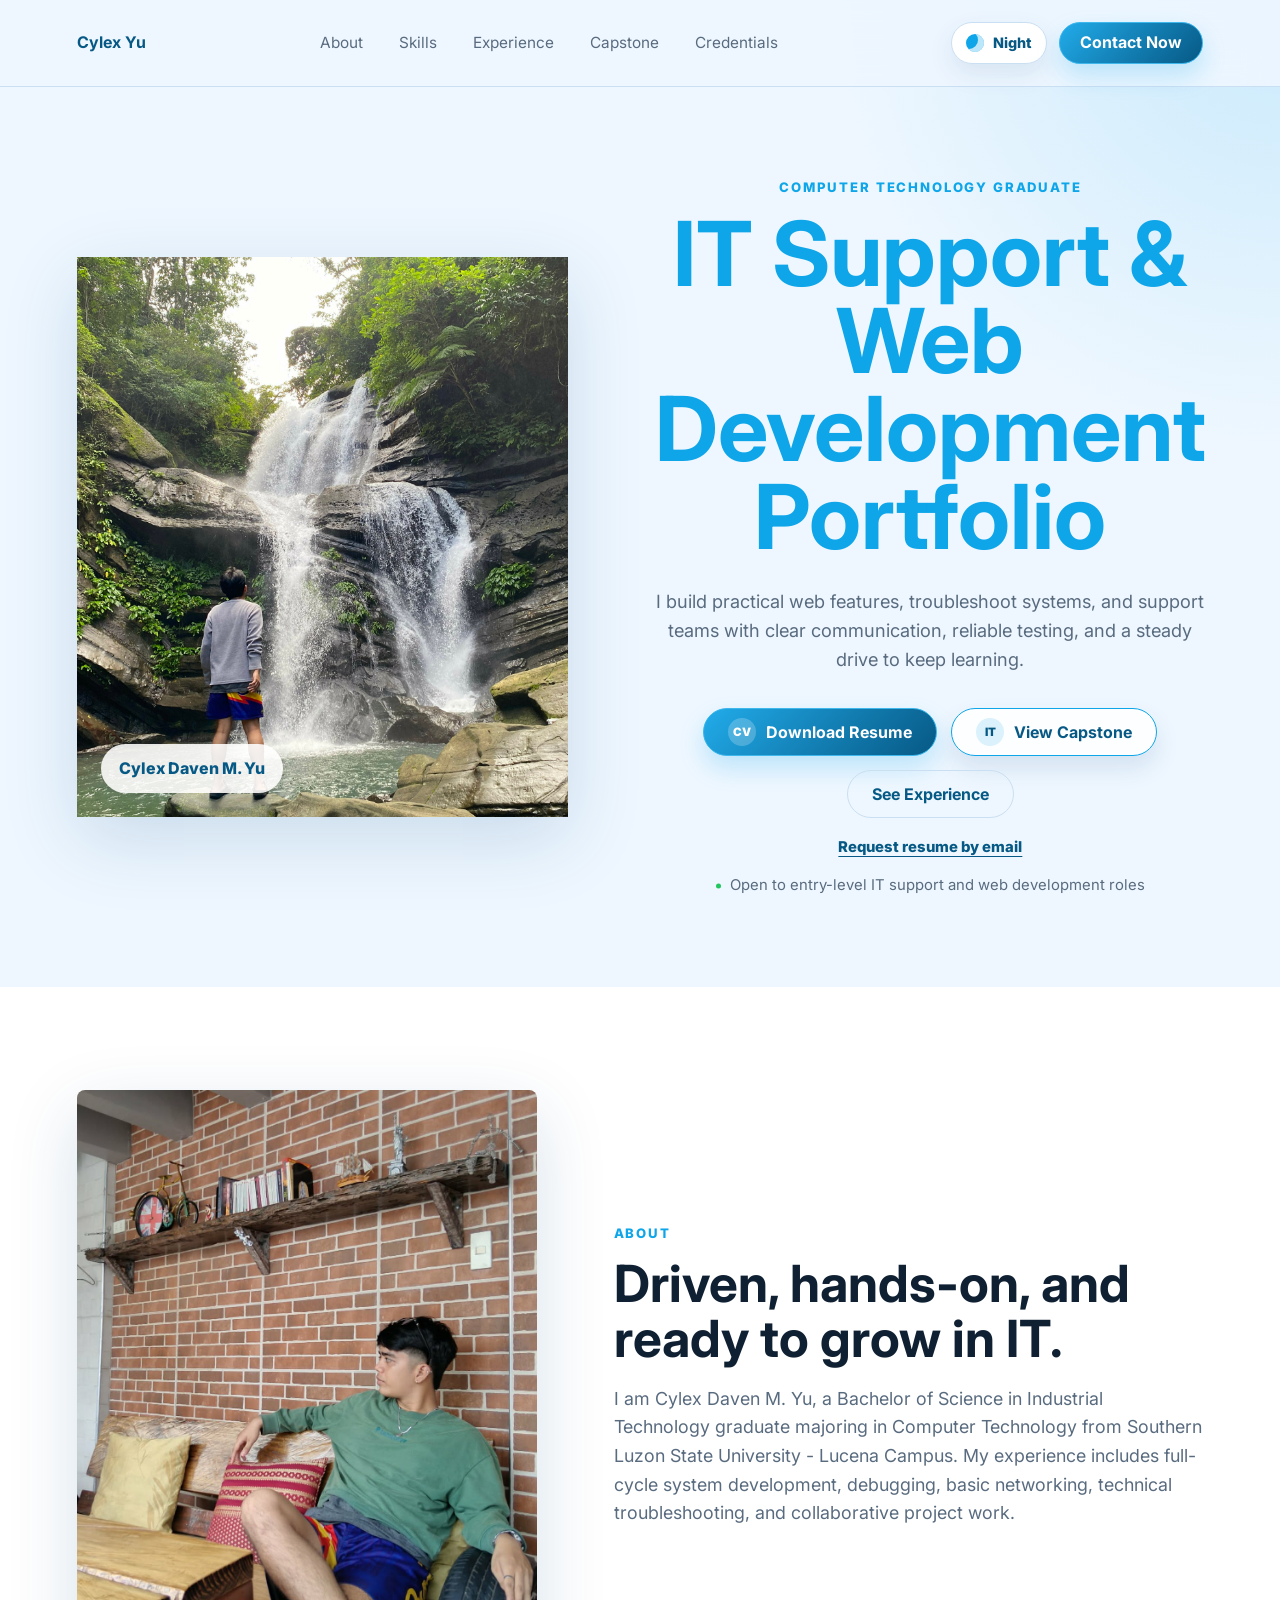
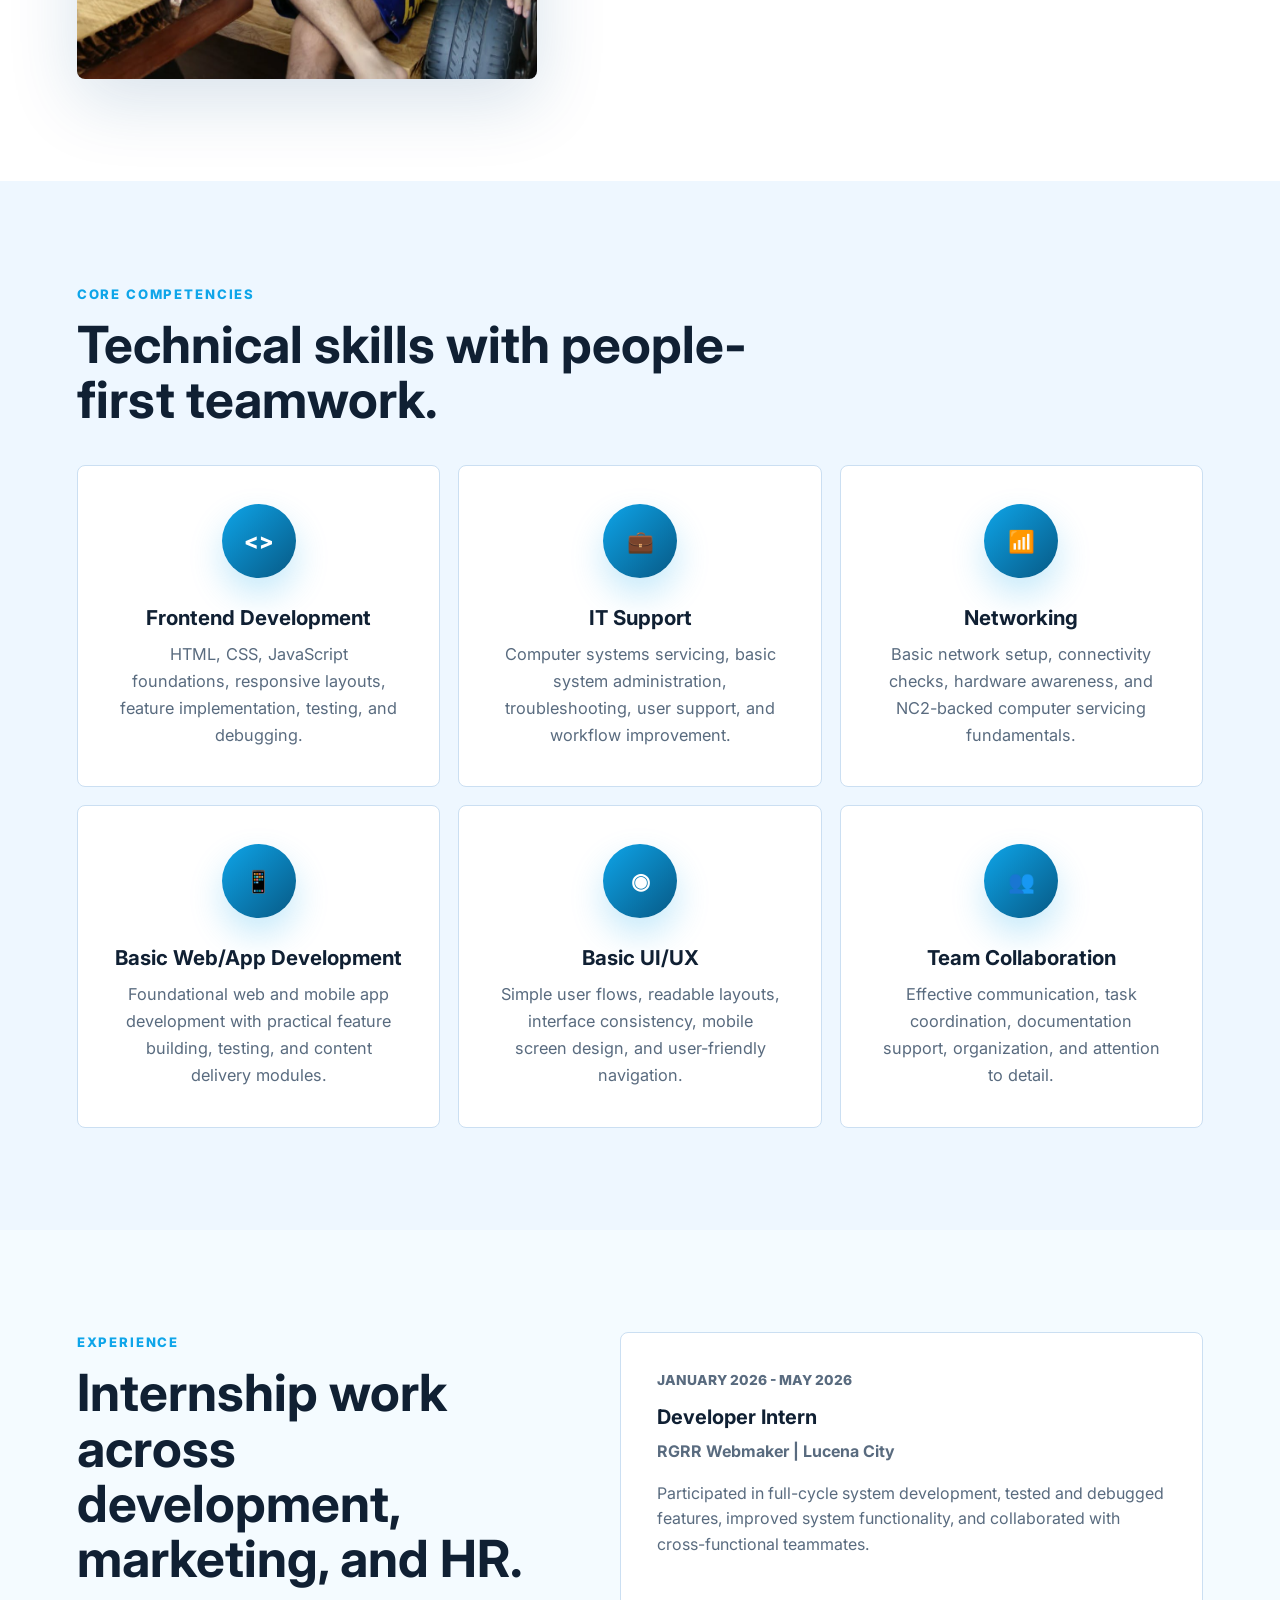
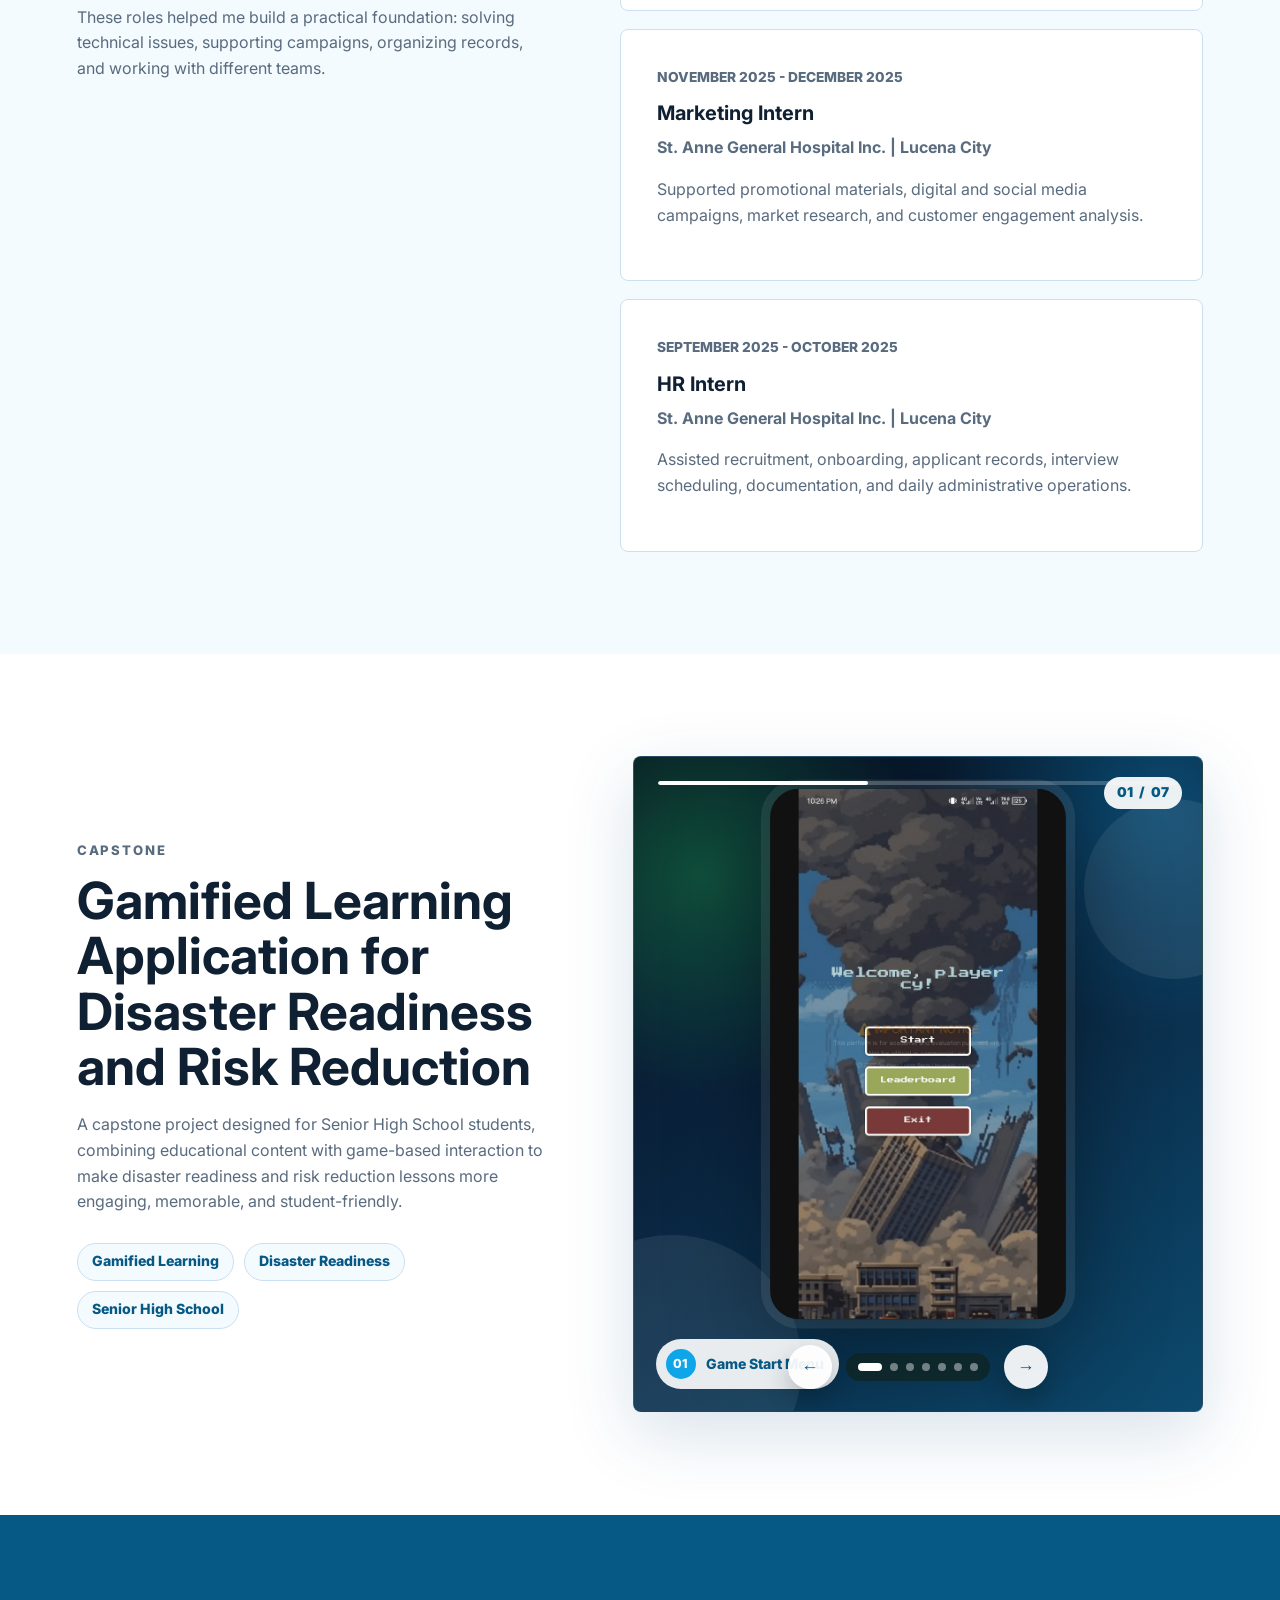
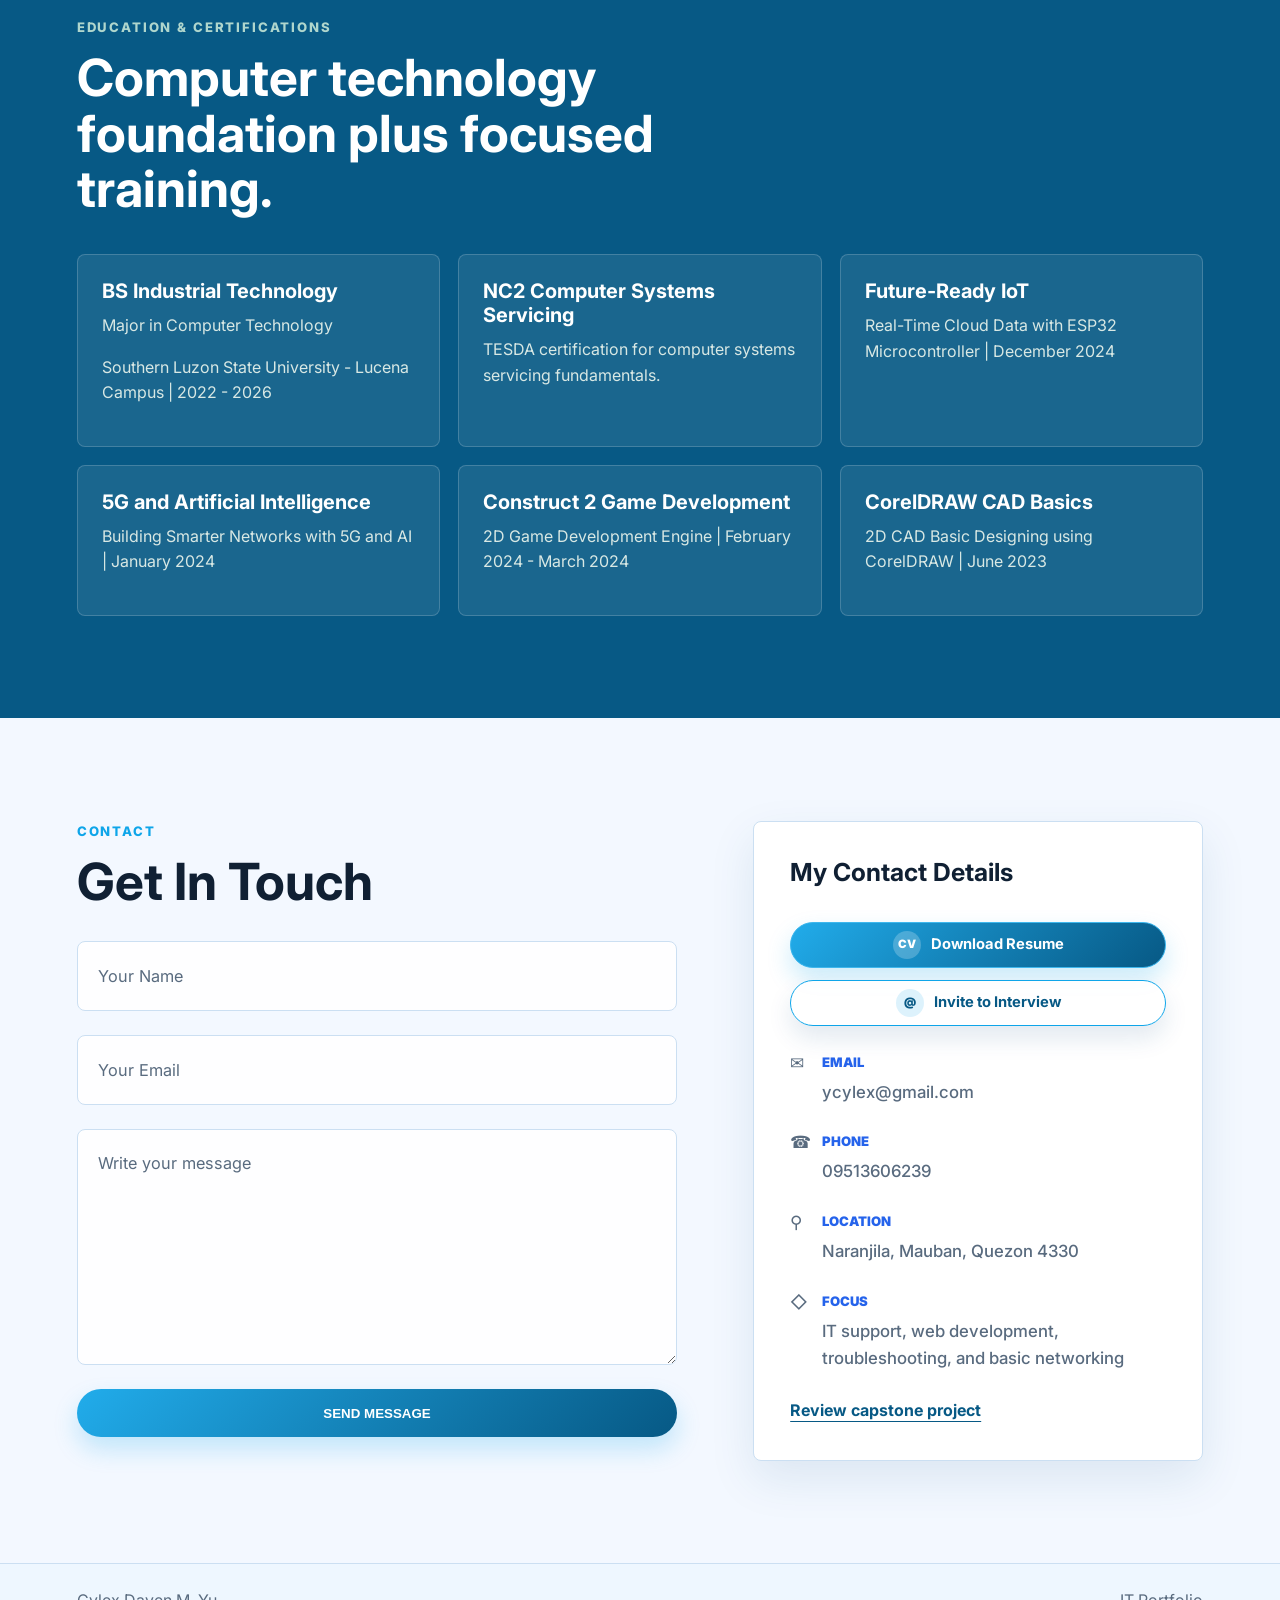
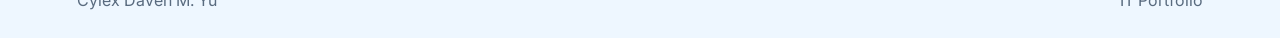
<file: index.html>
<!DOCTYPE html>
<html lang="en">
  <head>
    <meta charset="UTF-8" />
    <meta name="viewport" content="width=device-width, initial-scale=1.0" />
    <title>Cylex Daven M. Yu | IT Portfolio</title>
    <meta
      name="description"
      content="Portfolio of Cylex Daven M. Yu, Computer Technology graduate focused on web development, technical support, troubleshooting, and system development."
    />
    <link rel="preconnect" href="https://fonts.googleapis.com" />
    <link rel="preconnect" href="https://fonts.gstatic.com" crossorigin />
    <link
      href="https://fonts.googleapis.com/css2?family=Inter:wght@400;500;600;700;800&display=swap"
      rel="stylesheet"
    />
    <link rel="stylesheet" href="styles.css" />
  </head>
  <body>
    <header class="site-header">
      <a class="brand" href="#home">Cylex Yu</a>
      <nav class="main-nav" aria-label="Primary navigation">
        <a href="#about">About</a>
        <a href="#skills">Skills</a>
        <a href="#experience">Experience</a>
        <a href="#capstone">Capstone</a>
        <a href="#certifications">Credentials</a>
      </nav>
      <div class="header-actions">
        <button class="theme-toggle" type="button" data-theme-toggle aria-label="Switch to night mode">
          <span class="theme-toggle-icon" aria-hidden="true"></span>
          <span data-theme-label>Night</span>
        </button>
        <a class="button button-small" href="#contact">Contact Now</a>
      </div>
    </header>

    <main>
      <section class="hero" id="home">
        <div class="hero-media" aria-label="Portfolio photo">
          <img src="assets/profile.jpg" alt="Cylex Daven M. Yu" />
          <div class="photo-label">Cylex Daven M. Yu</div>
        </div>
        <div class="hero-copy">
          <p class="eyebrow">Computer Technology Graduate</p>
          <h1>IT Support & Web Development Portfolio</h1>
          <p class="hero-subtitle">
            I build practical web features, troubleshoot systems, and support teams with clear communication,
            reliable testing, and a steady drive to keep learning.
          </p>
          <div class="hero-actions">
            <a class="button" href="Cylex_Daven_Yu_Resume.pdf" download>
              <span class="button-icon" aria-hidden="true">CV</span>
              Download Resume
            </a>
            <a class="button button-outline" href="#capstone">
              <span class="button-icon" aria-hidden="true">IT</span>
              View Capstone
            </a>
            <a class="button button-ghost" href="#experience">See Experience</a>
          </div>
          <div class="employer-kit" aria-label="Employer quick links">
            <a href="mailto:ycylex@gmail.com?subject=Requesting%20Cylex%20Yu%27s%20Resume">
              Request resume by email
            </a>
            <span>Open to entry-level IT support and web development roles</span>
          </div>
        </div>
      </section>

      <section class="intro-band" id="about">
        <div class="about-photo">
          <img src="assets/about-photo.jpg" alt="Cylex Daven M. Yu seated in a workspace" />
        </div>
        <div class="about-copy">
          <p class="section-kicker">About</p>
          <h2>Driven, hands-on, and ready to grow in IT.</h2>
          <p>
            I am Cylex Daven M. Yu, a Bachelor of Science in Industrial Technology graduate majoring in
            Computer Technology from Southern Luzon State University - Lucena Campus. My experience includes
            full-cycle system development, debugging, basic networking, technical troubleshooting, and
            collaborative project work.
          </p>
        </div>
      </section>

      <section class="section" id="skills">
        <div class="section-heading">
          <p class="section-kicker">Core Competencies</p>
          <h2>Technical skills with people-first teamwork.</h2>
        </div>
        <div class="skill-grid">
          <article class="skill-card">
            <span class="skill-icon" aria-hidden="true">&lt;&gt;</span>
            <h3>Frontend Development</h3>
            <p>HTML, CSS, JavaScript foundations, responsive layouts, feature implementation, testing, and debugging.</p>
          </article>
          <article class="skill-card">
            <span class="skill-icon" aria-hidden="true">&#128188;</span>
            <h3>IT Support</h3>
            <p>Computer systems servicing, basic system administration, troubleshooting, user support, and workflow improvement.</p>
          </article>
          <article class="skill-card">
            <span class="skill-icon" aria-hidden="true">&#128246;</span>
            <h3>Networking</h3>
            <p>Basic network setup, connectivity checks, hardware awareness, and NC2-backed computer servicing fundamentals.</p>
          </article>
          <article class="skill-card">
            <span class="skill-icon" aria-hidden="true">&#128241;</span>
            <h3>Basic Web/App Development</h3>
            <p>Foundational web and mobile app development with practical feature building, testing, and content delivery modules.</p>
          </article>
          <article class="skill-card">
            <span class="skill-icon" aria-hidden="true">&#9673;</span>
            <h3>Basic UI/UX</h3>
            <p>Simple user flows, readable layouts, interface consistency, mobile screen design, and user-friendly navigation.</p>
          </article>
          <article class="skill-card">
            <span class="skill-icon" aria-hidden="true">&#128101;</span>
            <h3>Team Collaboration</h3>
            <p>Effective communication, task coordination, documentation support, organization, and attention to detail.</p>
          </article>
        </div>
      </section>

      <section class="section split-section" id="experience">
        <div class="section-heading sticky-heading">
          <p class="section-kicker">Experience</p>
          <h2>Internship work across development, marketing, and HR.</h2>
          <p>
            These roles helped me build a practical foundation: solving technical issues, supporting campaigns,
            organizing records, and working with different teams.
          </p>
        </div>
        <div class="timeline">
          <article class="timeline-item">
            <p class="date">January 2026 - May 2026</p>
            <h3>Developer Intern</h3>
            <p class="company">RGRR Webmaker | Lucena City</p>
            <p>
              Participated in full-cycle system development, tested and debugged features, improved system
              functionality, and collaborated with cross-functional teammates.
            </p>
          </article>
          <article class="timeline-item">
            <p class="date">November 2025 - December 2025</p>
            <h3>Marketing Intern</h3>
            <p class="company">St. Anne General Hospital Inc. | Lucena City</p>
            <p>
              Supported promotional materials, digital and social media campaigns, market research, and customer
              engagement analysis.
            </p>
          </article>
          <article class="timeline-item">
            <p class="date">September 2025 - October 2025</p>
            <h3>HR Intern</h3>
            <p class="company">St. Anne General Hospital Inc. | Lucena City</p>
            <p>
              Assisted recruitment, onboarding, applicant records, interview scheduling, documentation, and daily
              administrative operations.
            </p>
          </article>
        </div>
      </section>

      <section class="section capstone-section" id="capstone">
        <div class="capstone-copy">
          <p class="section-kicker">Capstone</p>
          <h2>Gamified Learning Application for Disaster Readiness and Risk Reduction</h2>
          <p>
            A capstone project designed for Senior High School students, combining educational content with
            game-based interaction to make disaster readiness and risk reduction lessons more engaging,
            memorable, and student-friendly.
          </p>
          <div class="project-tags" aria-label="Project focus">
            <span>Gamified Learning</span>
            <span>Disaster Readiness</span>
            <span>Senior High School</span>
          </div>
        </div>
        <div class="capstone-carousel" aria-label="Capstone screenshots carousel" data-carousel>
          <div class="carousel-frame">
            <div class="carousel-track">
              <figure class="carousel-slide is-active">
                <img src="assets/capstone-7.jpg" alt="Game start screen" />
                <figcaption>
                  <span>01</span>
                  Game Start Menu
                </figcaption>
              </figure>
              <figure class="carousel-slide">
                <img src="assets/capstone-1.jpg" alt="Character selection screen" />
                <figcaption>
                  <span>02</span>
                  Character Selection
                </figcaption>
              </figure>
              <figure class="carousel-slide">
                <img src="assets/capstone-2.jpg" alt="Disaster readiness dashboard" />
                <figcaption>
                  <span>03</span>
                  Disaster Readiness Dashboard
                </figcaption>
              </figure>
              <figure class="carousel-slide">
                <img src="assets/capstone-4.jpg" alt="Learning modules screen" />
                <figcaption>
                  <span>04</span>
                  Learning Modules
                </figcaption>
              </figure>
              <figure class="carousel-slide">
                <img src="assets/capstone-3.jpg" alt="Emergency hotline screen" />
                <figcaption>
                  <span>05</span>
                  Emergency Hotlines
                </figcaption>
              </figure>
              <figure class="carousel-slide">
                <img src="assets/capstone-5.jpg" alt="Scene selection screen" />
                <figcaption>
                  <span>06</span>
                  Scene Selection
                </figcaption>
              </figure>
              <figure class="carousel-slide">
                <img src="assets/capstone-6.jpg" alt="Minigames screen" />
                <figcaption>
                  <span>07</span>
                  Minigames
                </figcaption>
              </figure>
            </div>
          </div>
          <div class="carousel-progress" aria-hidden="true">
            <span data-carousel-progress></span>
          </div>
          <div class="carousel-controls">
            <button class="carousel-button" type="button" data-carousel-prev aria-label="Previous screenshot">
              &#8592;
            </button>
            <div class="carousel-dots" aria-label="Select screenshot"></div>
            <button class="carousel-button" type="button" data-carousel-next aria-label="Next screenshot">
              &#8594;
            </button>
          </div>
          <div class="carousel-status" aria-live="polite">
            <span data-carousel-current>01</span>
            <span>/</span>
            <span data-carousel-total>07</span>
          </div>
        </div>
      </section>

      <section class="section credentials" id="certifications">
        <div class="section-heading">
          <p class="section-kicker">Education & Certifications</p>
          <h2>Computer technology foundation plus focused training.</h2>
        </div>
        <div class="credential-grid">
          <article>
            <h3>BS Industrial Technology</h3>
            <p>Major in Computer Technology</p>
            <p>Southern Luzon State University - Lucena Campus | 2022 - 2026</p>
          </article>
          <article>
            <h3>NC2 Computer Systems Servicing</h3>
            <p>TESDA certification for computer systems servicing fundamentals.</p>
          </article>
          <article>
            <h3>Future-Ready IoT</h3>
            <p>Real-Time Cloud Data with ESP32 Microcontroller | December 2024</p>
          </article>
          <article>
            <h3>5G and Artificial Intelligence</h3>
            <p>Building Smarter Networks with 5G and AI | January 2024</p>
          </article>
          <article>
            <h3>Construct 2 Game Development</h3>
            <p>2D Game Development Engine | February 2024 - March 2024</p>
          </article>
          <article>
            <h3>CorelDRAW CAD Basics</h3>
            <p>2D CAD Basic Designing using CorelDRAW | June 2023</p>
          </article>
        </div>
      </section>

      <section class="contact-section" id="contact">
        <div class="contact-form-wrap">
          <p class="section-kicker">Contact</p>
          <h2>Get In Touch</h2>
          <form class="contact-form" data-contact-form>
            <label>
              <span>Your Name</span>
              <input type="text" name="name" placeholder="Your Name" required />
            </label>
            <label>
              <span>Your Email</span>
              <input type="email" name="email" placeholder="Your Email" required />
            </label>
            <label>
              <span>Write your message</span>
              <textarea name="message" placeholder="Write your message" required></textarea>
            </label>
            <button class="button contact-submit" type="submit">Send Message</button>
          </form>
        </div>
        <div class="contact-panel" aria-label="My contact details">
          <h3>My Contact Details</h3>
          <div class="employer-actions" aria-label="Employer actions">
            <a class="button" href="Cylex_Daven_Yu_Resume.pdf" download>
              <span class="button-icon" aria-hidden="true">CV</span>
              Download Resume
            </a>
            <a
              class="button button-outline"
              href="mailto:ycylex@gmail.com?subject=Interview%20Invitation%20for%20Cylex%20Yu"
            >
              <span class="button-icon" aria-hidden="true">@</span>
              Invite to Interview
            </a>
          </div>
          <article class="contact-detail">
            <span class="detail-icon" aria-hidden="true">&#9993;</span>
            <div>
              <strong>Email</strong>
              <a href="mailto:ycylex@gmail.com">ycylex@gmail.com</a>
            </div>
          </article>
          <article class="contact-detail">
            <span class="detail-icon" aria-hidden="true">&#9742;</span>
            <div>
              <strong>Phone</strong>
              <a href="tel:09513606239">09513606239</a>
            </div>
          </article>
          <article class="contact-detail">
            <span class="detail-icon" aria-hidden="true">&#9906;</span>
            <div>
              <strong>Location</strong>
              <span>Naranjila, Mauban, Quezon 4330</span>
            </div>
          </article>
          <article class="contact-detail">
            <span class="detail-icon" aria-hidden="true">&#9671;</span>
            <div>
              <strong>Focus</strong>
              <span>IT support, web development, troubleshooting, and basic networking</span>
            </div>
          </article>
          <a class="text-link" href="#capstone">Review capstone project</a>
        </div>
      </section>
    </main>

    <footer>
      <span>Cylex Daven M. Yu</span>
      <span>IT Portfolio</span>
    </footer>

    <script src="script.js"></script>
  </body>
</html>
</file>
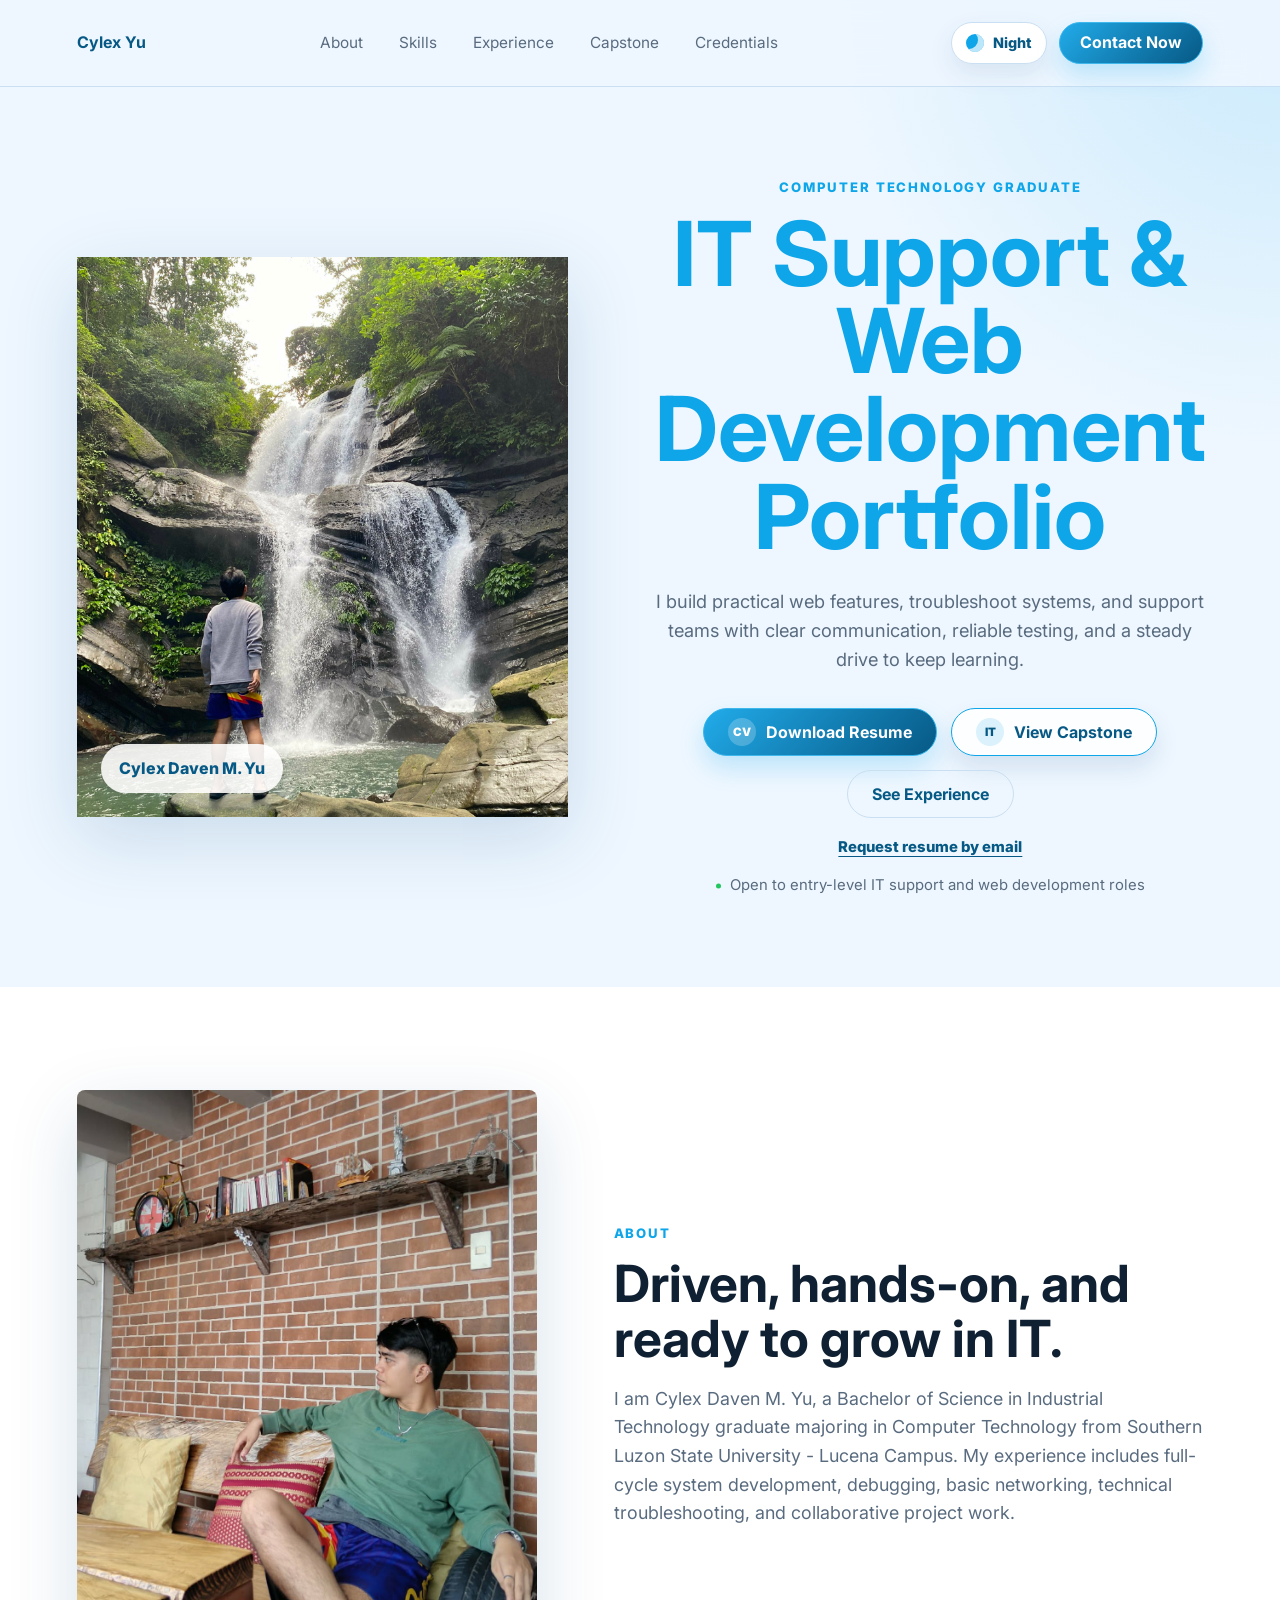
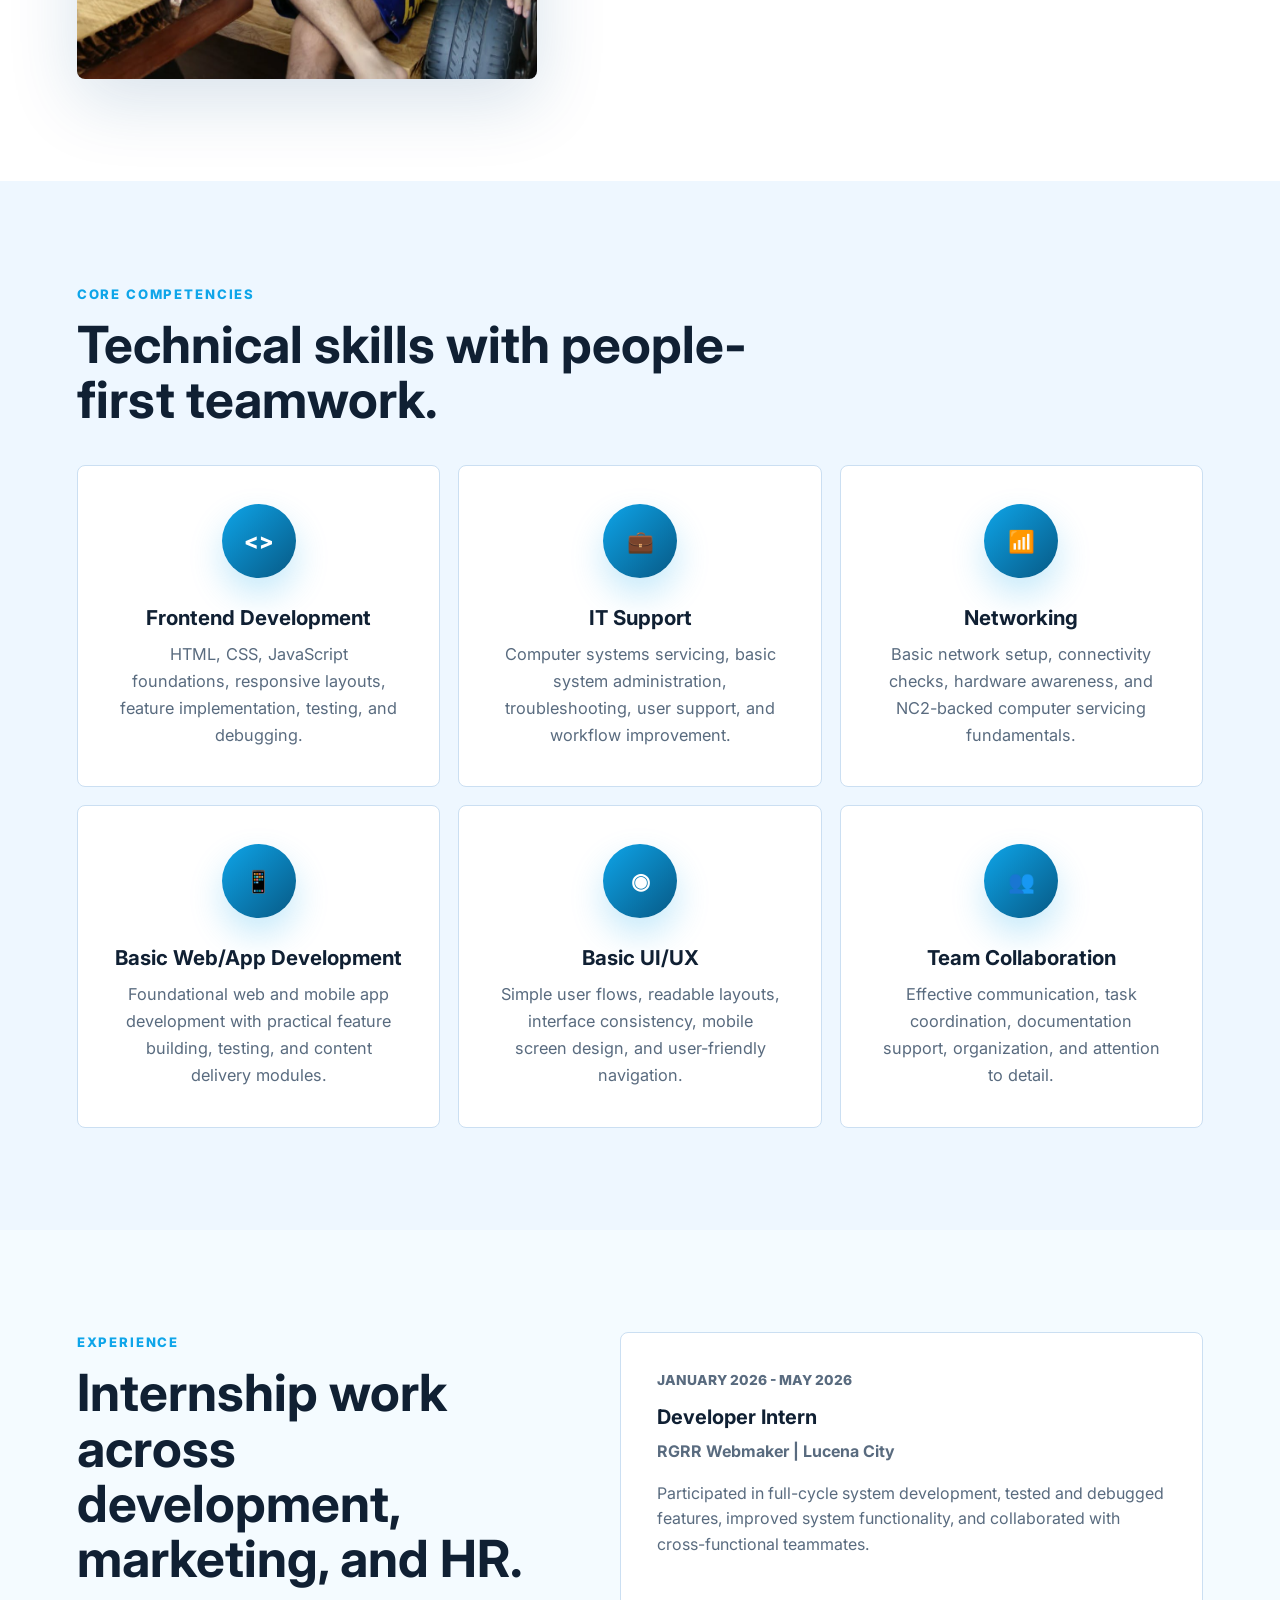
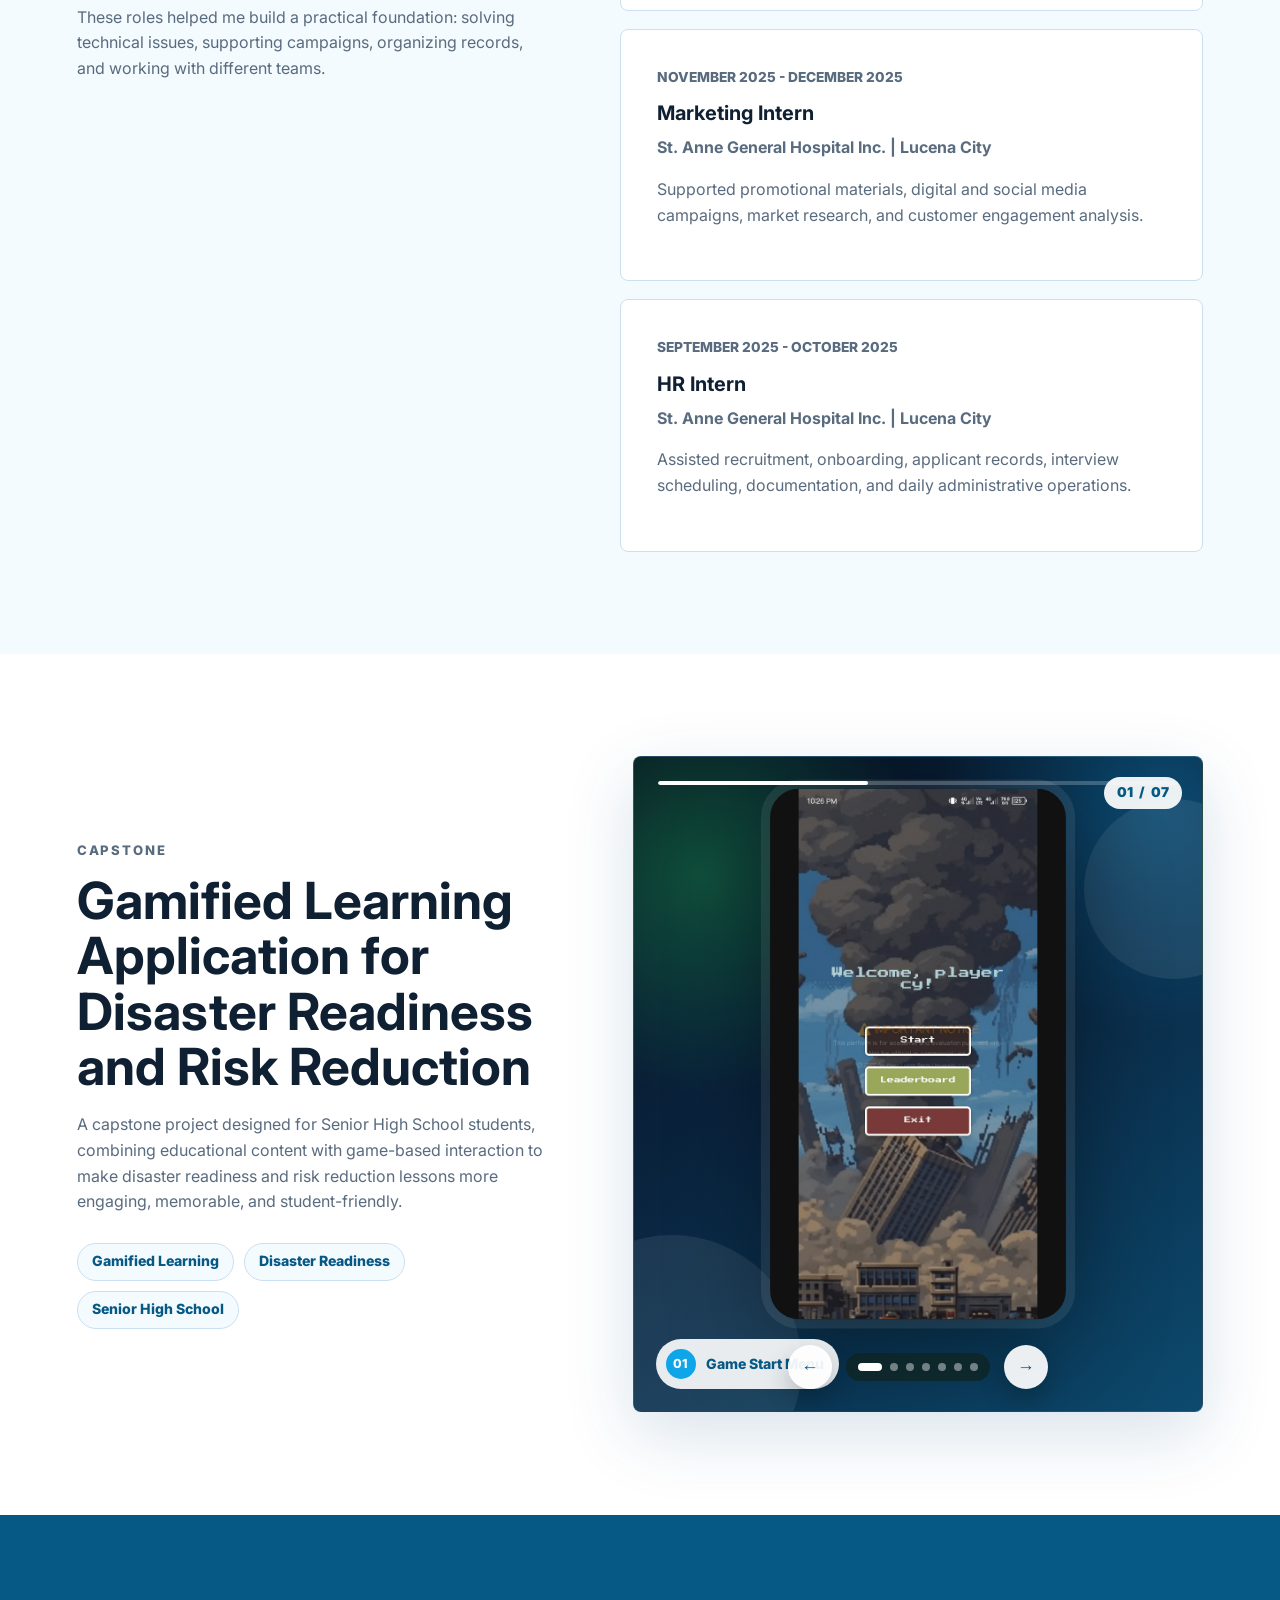
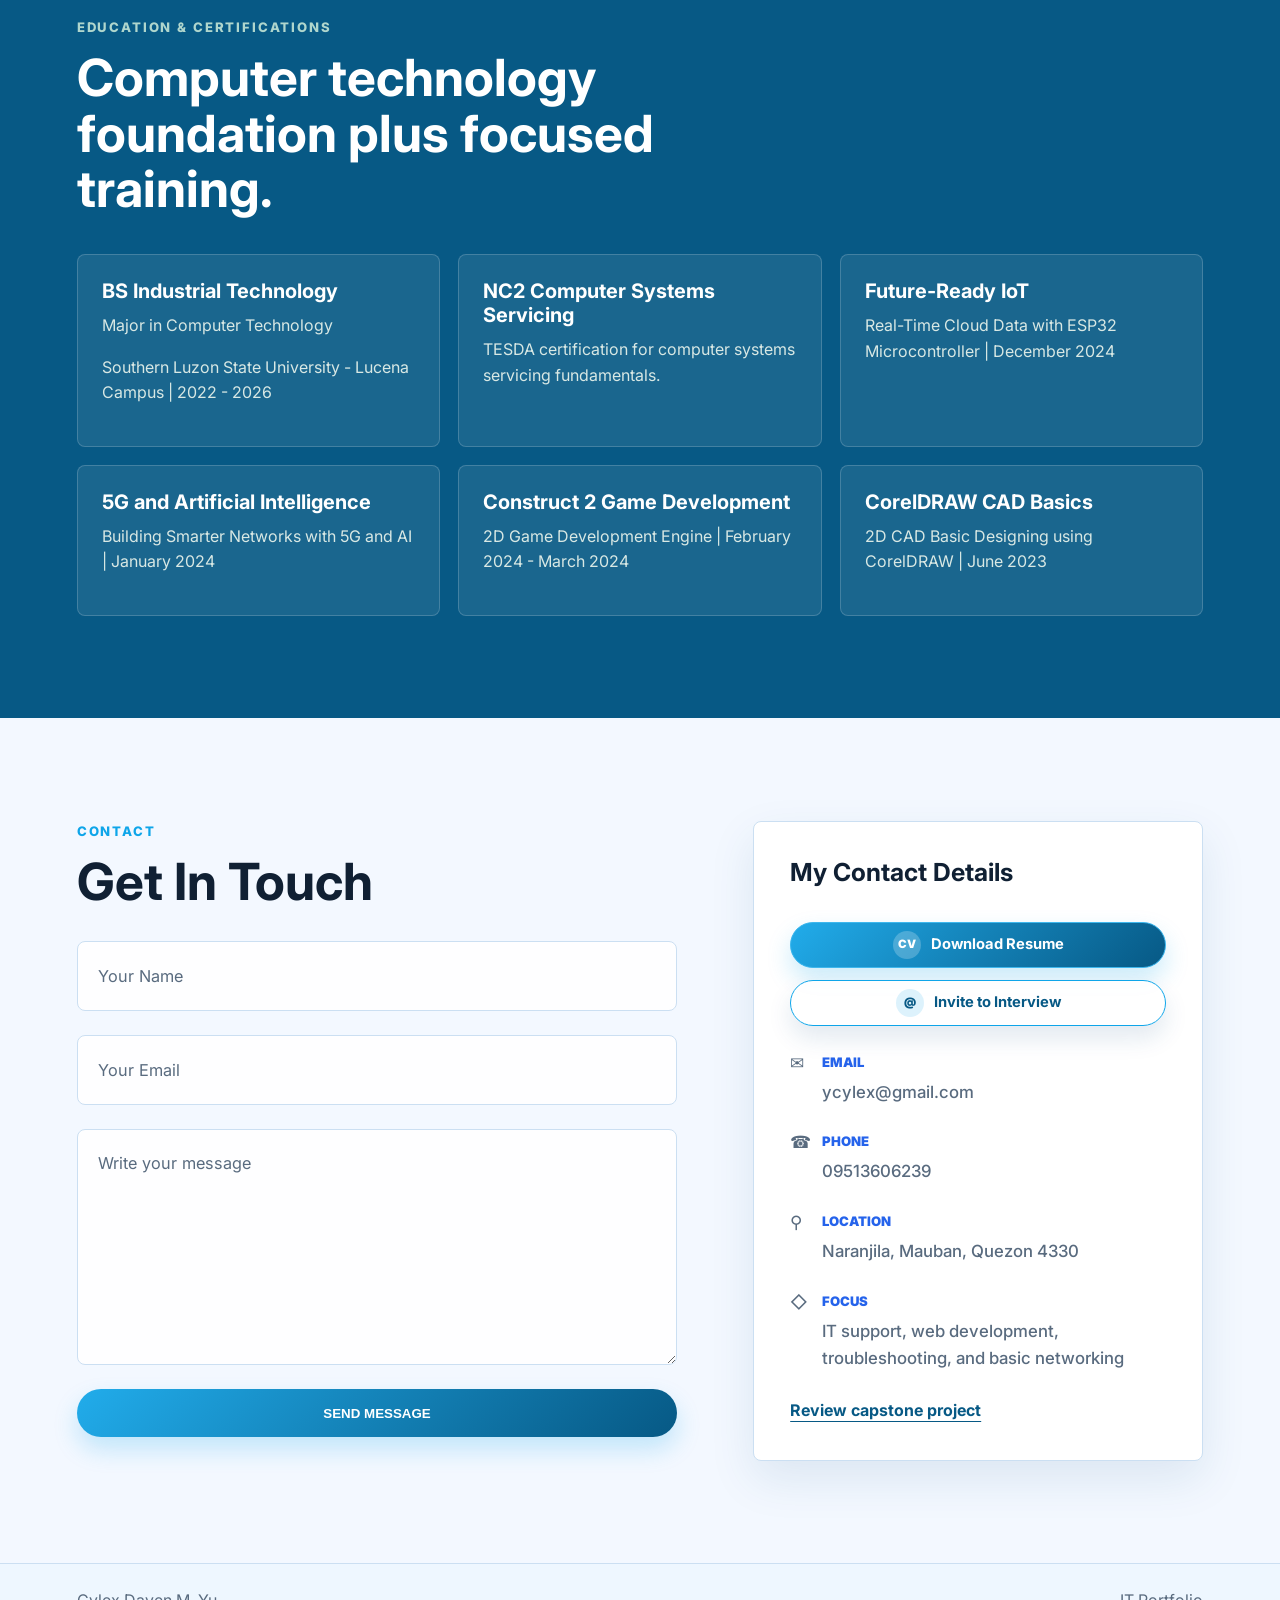
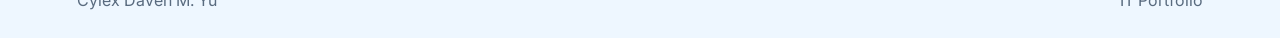
<file: cylexportfolio/index.html>
<!DOCTYPE html>
<html lang="en">
  <head>
    <meta charset="UTF-8" />
    <meta name="viewport" content="width=device-width, initial-scale=1.0" />
    <base href="../" />
    <title>Cylex Daven M. Yu | IT Portfolio</title>
    <meta
      name="description"
      content="Portfolio of Cylex Daven M. Yu, Computer Technology graduate focused on web development, technical support, troubleshooting, and system development."
    />
    <link rel="preconnect" href="https://fonts.googleapis.com" />
    <link rel="preconnect" href="https://fonts.gstatic.com" crossorigin />
    <link
      href="https://fonts.googleapis.com/css2?family=Inter:wght@400;500;600;700;800&display=swap"
      rel="stylesheet"
    />
    <link rel="stylesheet" href="styles.css" />
  </head>
  <body>
    <header class="site-header">
      <a class="brand" href="#home">Cylex Yu</a>
      <nav class="main-nav" aria-label="Primary navigation">
        <a href="#about">About</a>
        <a href="#skills">Skills</a>
        <a href="#experience">Experience</a>
        <a href="#capstone">Capstone</a>
        <a href="#certifications">Credentials</a>
      </nav>
      <div class="header-actions">
        <button class="theme-toggle" type="button" data-theme-toggle aria-label="Switch to night mode">
          <span class="theme-toggle-icon" aria-hidden="true"></span>
          <span data-theme-label>Night</span>
        </button>
        <a class="button button-small" href="#contact">Contact Now</a>
      </div>
    </header>

    <main>
      <section class="hero" id="home">
        <div class="hero-media" aria-label="Portfolio photo">
          <img src="assets/profile.jpg" alt="Cylex Daven M. Yu" />
          <div class="photo-label">Cylex Daven M. Yu</div>
        </div>
        <div class="hero-copy">
          <p class="eyebrow">Computer Technology Graduate</p>
          <h1>IT Support & Web Development Portfolio</h1>
          <p class="hero-subtitle">
            I build practical web features, troubleshoot systems, and support teams with clear communication,
            reliable testing, and a steady drive to keep learning.
          </p>
          <div class="hero-actions">
            <a class="button" href="Cylex_Daven_Yu_Resume.pdf" download>
              <span class="button-icon" aria-hidden="true">CV</span>
              Download Resume
            </a>
            <a class="button button-outline" href="#capstone">
              <span class="button-icon" aria-hidden="true">IT</span>
              View Capstone
            </a>
            <a class="button button-ghost" href="#experience">See Experience</a>
          </div>
          <div class="employer-kit" aria-label="Employer quick links">
            <a href="mailto:ycylex@gmail.com?subject=Requesting%20Cylex%20Yu%27s%20Resume">
              Request resume by email
            </a>
            <span>Open to entry-level IT support and web development roles</span>
          </div>
        </div>
      </section>

      <section class="intro-band" id="about">
        <div class="about-photo">
          <img src="assets/about-photo.jpg" alt="Cylex Daven M. Yu seated in a workspace" />
        </div>
        <div class="about-copy">
          <p class="section-kicker">About</p>
          <h2>Driven, hands-on, and ready to grow in IT.</h2>
          <p>
            I am Cylex Daven M. Yu, a Bachelor of Science in Industrial Technology graduate majoring in
            Computer Technology from Southern Luzon State University - Lucena Campus. My experience includes
            full-cycle system development, debugging, basic networking, technical troubleshooting, and
            collaborative project work.
          </p>
        </div>
      </section>

      <section class="section" id="skills">
        <div class="section-heading">
          <p class="section-kicker">Core Competencies</p>
          <h2>Technical skills with people-first teamwork.</h2>
        </div>
        <div class="skill-grid">
          <article class="skill-card">
            <span class="skill-icon" aria-hidden="true">&lt;&gt;</span>
            <h3>Frontend Development</h3>
            <p>HTML, CSS, JavaScript foundations, responsive layouts, feature implementation, testing, and debugging.</p>
          </article>
          <article class="skill-card">
            <span class="skill-icon" aria-hidden="true">&#128188;</span>
            <h3>IT Support</h3>
            <p>Computer systems servicing, basic system administration, troubleshooting, user support, and workflow improvement.</p>
          </article>
          <article class="skill-card">
            <span class="skill-icon" aria-hidden="true">&#128246;</span>
            <h3>Networking</h3>
            <p>Basic network setup, connectivity checks, hardware awareness, and NC2-backed computer servicing fundamentals.</p>
          </article>
          <article class="skill-card">
            <span class="skill-icon" aria-hidden="true">&#128241;</span>
            <h3>Basic Web/App Development</h3>
            <p>Foundational web and mobile app development with practical feature building, testing, and content delivery modules.</p>
          </article>
          <article class="skill-card">
            <span class="skill-icon" aria-hidden="true">&#9673;</span>
            <h3>Basic UI/UX</h3>
            <p>Simple user flows, readable layouts, interface consistency, mobile screen design, and user-friendly navigation.</p>
          </article>
          <article class="skill-card">
            <span class="skill-icon" aria-hidden="true">&#128101;</span>
            <h3>Team Collaboration</h3>
            <p>Effective communication, task coordination, documentation support, organization, and attention to detail.</p>
          </article>
        </div>
      </section>

      <section class="section split-section" id="experience">
        <div class="section-heading sticky-heading">
          <p class="section-kicker">Experience</p>
          <h2>Internship work across development, marketing, and HR.</h2>
          <p>
            These roles helped me build a practical foundation: solving technical issues, supporting campaigns,
            organizing records, and working with different teams.
          </p>
        </div>
        <div class="timeline">
          <article class="timeline-item">
            <p class="date">January 2026 - May 2026</p>
            <h3>Developer Intern</h3>
            <p class="company">RGRR Webmaker | Lucena City</p>
            <p>
              Participated in full-cycle system development, tested and debugged features, improved system
              functionality, and collaborated with cross-functional teammates.
            </p>
          </article>
          <article class="timeline-item">
            <p class="date">November 2025 - December 2025</p>
            <h3>Marketing Intern</h3>
            <p class="company">St. Anne General Hospital Inc. | Lucena City</p>
            <p>
              Supported promotional materials, digital and social media campaigns, market research, and customer
              engagement analysis.
            </p>
          </article>
          <article class="timeline-item">
            <p class="date">September 2025 - October 2025</p>
            <h3>HR Intern</h3>
            <p class="company">St. Anne General Hospital Inc. | Lucena City</p>
            <p>
              Assisted recruitment, onboarding, applicant records, interview scheduling, documentation, and daily
              administrative operations.
            </p>
          </article>
        </div>
      </section>

      <section class="section capstone-section" id="capstone">
        <div class="capstone-copy">
          <p class="section-kicker">Capstone</p>
          <h2>Gamified Learning Application for Disaster Readiness and Risk Reduction</h2>
          <p>
            A capstone project designed for Senior High School students, combining educational content with
            game-based interaction to make disaster readiness and risk reduction lessons more engaging,
            memorable, and student-friendly.
          </p>
          <div class="project-tags" aria-label="Project focus">
            <span>Gamified Learning</span>
            <span>Disaster Readiness</span>
            <span>Senior High School</span>
          </div>
        </div>
        <div class="capstone-carousel" aria-label="Capstone screenshots carousel" data-carousel>
          <div class="carousel-frame">
            <div class="carousel-track">
              <figure class="carousel-slide is-active">
                <img src="assets/capstone-7.jpg" alt="Game start screen" />
                <figcaption>
                  <span>01</span>
                  Game Start Menu
                </figcaption>
              </figure>
              <figure class="carousel-slide">
                <img src="assets/capstone-1.jpg" alt="Character selection screen" />
                <figcaption>
                  <span>02</span>
                  Character Selection
                </figcaption>
              </figure>
              <figure class="carousel-slide">
                <img src="assets/capstone-2.jpg" alt="Disaster readiness dashboard" />
                <figcaption>
                  <span>03</span>
                  Disaster Readiness Dashboard
                </figcaption>
              </figure>
              <figure class="carousel-slide">
                <img src="assets/capstone-4.jpg" alt="Learning modules screen" />
                <figcaption>
                  <span>04</span>
                  Learning Modules
                </figcaption>
              </figure>
              <figure class="carousel-slide">
                <img src="assets/capstone-3.jpg" alt="Emergency hotline screen" />
                <figcaption>
                  <span>05</span>
                  Emergency Hotlines
                </figcaption>
              </figure>
              <figure class="carousel-slide">
                <img src="assets/capstone-5.jpg" alt="Scene selection screen" />
                <figcaption>
                  <span>06</span>
                  Scene Selection
                </figcaption>
              </figure>
              <figure class="carousel-slide">
                <img src="assets/capstone-6.jpg" alt="Minigames screen" />
                <figcaption>
                  <span>07</span>
                  Minigames
                </figcaption>
              </figure>
            </div>
          </div>
          <div class="carousel-progress" aria-hidden="true">
            <span data-carousel-progress></span>
          </div>
          <div class="carousel-controls">
            <button class="carousel-button" type="button" data-carousel-prev aria-label="Previous screenshot">
              &#8592;
            </button>
            <div class="carousel-dots" aria-label="Select screenshot"></div>
            <button class="carousel-button" type="button" data-carousel-next aria-label="Next screenshot">
              &#8594;
            </button>
          </div>
          <div class="carousel-status" aria-live="polite">
            <span data-carousel-current>01</span>
            <span>/</span>
            <span data-carousel-total>07</span>
          </div>
        </div>
      </section>

      <section class="section credentials" id="certifications">
        <div class="section-heading">
          <p class="section-kicker">Education & Certifications</p>
          <h2>Computer technology foundation plus focused training.</h2>
        </div>
        <div class="credential-grid">
          <article>
            <h3>BS Industrial Technology</h3>
            <p>Major in Computer Technology</p>
            <p>Southern Luzon State University - Lucena Campus | 2022 - 2026</p>
          </article>
          <article>
            <h3>NC2 Computer Systems Servicing</h3>
            <p>TESDA certification for computer systems servicing fundamentals.</p>
          </article>
          <article>
            <h3>Future-Ready IoT</h3>
            <p>Real-Time Cloud Data with ESP32 Microcontroller | December 2024</p>
          </article>
          <article>
            <h3>5G and Artificial Intelligence</h3>
            <p>Building Smarter Networks with 5G and AI | January 2024</p>
          </article>
          <article>
            <h3>Construct 2 Game Development</h3>
            <p>2D Game Development Engine | February 2024 - March 2024</p>
          </article>
          <article>
            <h3>CorelDRAW CAD Basics</h3>
            <p>2D CAD Basic Designing using CorelDRAW | June 2023</p>
          </article>
        </div>
      </section>

      <section class="contact-section" id="contact">
        <div class="contact-form-wrap">
          <p class="section-kicker">Contact</p>
          <h2>Get In Touch</h2>
          <form class="contact-form" data-contact-form>
            <label>
              <span>Your Name</span>
              <input type="text" name="name" placeholder="Your Name" required />
            </label>
            <label>
              <span>Your Email</span>
              <input type="email" name="email" placeholder="Your Email" required />
            </label>
            <label>
              <span>Write your message</span>
              <textarea name="message" placeholder="Write your message" required></textarea>
            </label>
            <button class="button contact-submit" type="submit">Send Message</button>
          </form>
        </div>
        <div class="contact-panel" aria-label="My contact details">
          <h3>My Contact Details</h3>
          <div class="employer-actions" aria-label="Employer actions">
            <a class="button" href="Cylex_Daven_Yu_Resume.pdf" download>
              <span class="button-icon" aria-hidden="true">CV</span>
              Download Resume
            </a>
            <a
              class="button button-outline"
              href="mailto:ycylex@gmail.com?subject=Interview%20Invitation%20for%20Cylex%20Yu"
            >
              <span class="button-icon" aria-hidden="true">@</span>
              Invite to Interview
            </a>
          </div>
          <article class="contact-detail">
            <span class="detail-icon" aria-hidden="true">&#9993;</span>
            <div>
              <strong>Email</strong>
              <a href="mailto:ycylex@gmail.com">ycylex@gmail.com</a>
            </div>
          </article>
          <article class="contact-detail">
            <span class="detail-icon" aria-hidden="true">&#9742;</span>
            <div>
              <strong>Phone</strong>
              <a href="tel:09513606239">09513606239</a>
            </div>
          </article>
          <article class="contact-detail">
            <span class="detail-icon" aria-hidden="true">&#9906;</span>
            <div>
              <strong>Location</strong>
              <span>Naranjila, Mauban, Quezon 4330</span>
            </div>
          </article>
          <article class="contact-detail">
            <span class="detail-icon" aria-hidden="true">&#9671;</span>
            <div>
              <strong>Focus</strong>
              <span>IT support, web development, troubleshooting, and basic networking</span>
            </div>
          </article>
          <a class="text-link" href="#capstone">Review capstone project</a>
        </div>
      </section>
    </main>

    <footer>
      <span>Cylex Daven M. Yu</span>
      <span>IT Portfolio</span>
    </footer>

    <script src="script.js"></script>
  </body>
</html>
</file>
<file: styles.css>
:root {
  color-scheme: light;
  --bg: #eef7ff;
  --surface: #ffffff;
  --surface-soft: #f4fbff;
  --ink: #102033;
  --muted: #596b7f;
  --green: #0ea5e9;
  --green-dark: #075985;
  --line: #cbdff2;
  --accent: #22c55e;
  --soft-blue: #d9f2ff;
  --rose: #e8ddff;
  --header-bg: rgba(238, 247, 255, 0.9);
  --contact-bg: #f3f8ff;
  --contact-heading: #102033;
  --detail-accent: #2563eb;
  --shadow: 0 22px 70px rgba(15, 76, 129, 0.16);
}

html[data-theme="dark"] {
  color-scheme: dark;
  --bg: #08111f;
  --surface: #101d2f;
  --surface-soft: #0c1728;
  --ink: #eef7ff;
  --muted: #a8b7c9;
  --green: #38bdf8;
  --green-dark: #7dd3fc;
  --line: #203653;
  --accent: #a3e635;
  --soft-blue: #10283f;
  --rose: #211a3a;
  --header-bg: rgba(8, 17, 31, 0.88);
  --contact-bg: #0b1524;
  --contact-heading: #eef7ff;
  --detail-accent: #a3e635;
  --shadow: 0 24px 78px rgba(0, 0, 0, 0.36);
}

* {
  box-sizing: border-box;
}

html {
  scroll-behavior: smooth;
}

body {
  margin: 0;
  background:
    radial-gradient(circle at top right, rgba(14, 165, 233, 0.16), transparent 28rem),
    var(--bg);
  color: var(--ink);
  font-family: "Inter", Arial, sans-serif;
  line-height: 1.6;
  transition: background 220ms ease, color 220ms ease;
}

a {
  color: inherit;
  text-decoration: none;
}

.site-header {
  position: sticky;
  top: 0;
  z-index: 20;
  display: grid;
  grid-template-columns: auto 1fr auto;
  align-items: center;
  gap: 24px;
  padding: 22px clamp(20px, 6vw, 96px);
  background: var(--header-bg);
  border-bottom: 1px solid var(--line);
  backdrop-filter: blur(16px);
}

.brand {
  font-weight: 700;
  color: var(--green-dark);
}

.main-nav {
  display: flex;
  justify-content: center;
  gap: clamp(18px, 3vw, 36px);
  color: var(--muted);
  font-size: 0.96rem;
}

.main-nav a:hover,
.text-link:hover {
  color: var(--green);
}

.button {
  position: relative;
  display: inline-flex;
  align-items: center;
  justify-content: center;
  gap: 10px;
  min-height: 48px;
  padding: 0 24px;
  border-radius: 999px;
  border: 1px solid color-mix(in srgb, var(--green) 80%, white);
  overflow: hidden;
  background:
    linear-gradient(135deg, color-mix(in srgb, var(--green) 92%, white), var(--green-dark)),
    var(--green);
  color: #fff;
  font-weight: 700;
  box-shadow: 0 12px 24px rgba(14, 165, 233, 0.22);
  transition: transform 180ms ease, box-shadow 180ms ease, border-color 180ms ease;
}

.button::after {
  content: "";
  position: absolute;
  inset: 0;
  background: linear-gradient(110deg, transparent 0%, rgba(255, 255, 255, 0.28) 48%, transparent 58%);
  transform: translateX(-120%);
  transition: transform 520ms ease;
}

.button > * {
  position: relative;
  z-index: 1;
}

.button:hover {
  transform: translateY(-3px);
  box-shadow: 0 18px 34px rgba(14, 165, 233, 0.32);
}

.button:hover::after {
  transform: translateX(120%);
}

.button:focus-visible,
.theme-toggle:focus-visible,
.carousel-button:focus-visible,
.carousel-dot:focus-visible {
  outline: 3px solid color-mix(in srgb, var(--accent) 70%, white);
  outline-offset: 3px;
}

.button-small {
  min-height: 42px;
  padding-inline: 20px;
}

.button-outline {
  background: color-mix(in srgb, var(--surface) 88%, transparent);
  color: var(--green-dark);
  border-color: var(--green);
  box-shadow: 0 12px 24px rgba(15, 76, 129, 0.12);
}

.button-ghost {
  background: transparent;
  color: var(--green-dark);
  border-color: var(--line);
  box-shadow: none;
}

.button-icon {
  display: grid;
  place-items: center;
  width: 28px;
  height: 28px;
  border-radius: 50%;
  background: rgba(255, 255, 255, 0.22);
  color: inherit;
  font-size: 0.72rem;
  font-weight: 900;
  letter-spacing: 0;
}

.button-outline .button-icon,
.button-ghost .button-icon {
  background: color-mix(in srgb, var(--green) 14%, transparent);
}

.header-actions {
  display: flex;
  align-items: center;
  justify-content: flex-end;
  gap: 12px;
}

.theme-toggle {
  display: inline-flex;
  align-items: center;
  gap: 9px;
  min-height: 42px;
  padding: 0 14px;
  border: 1px solid var(--line);
  border-radius: 999px;
  background: var(--surface);
  color: var(--green-dark);
  font: inherit;
  font-size: 0.9rem;
  font-weight: 800;
  cursor: pointer;
  box-shadow: 0 10px 24px rgba(15, 76, 129, 0.1);
}

.theme-toggle-icon {
  position: relative;
  width: 18px;
  height: 18px;
  border-radius: 50%;
  background: var(--green);
  box-shadow: inset -6px -3px 0 rgba(255, 255, 255, 0.72);
}

html[data-theme="dark"] .theme-toggle-icon {
  background: var(--accent);
  box-shadow: 0 0 18px rgba(163, 230, 53, 0.55);
}

.hero {
  display: grid;
  grid-template-columns: minmax(320px, 0.9fr) minmax(320px, 1fr);
  align-items: center;
  gap: clamp(32px, 7vw, 96px);
  min-height: calc(100vh - 87px);
  padding: clamp(42px, 7vw, 92px) clamp(20px, 6vw, 96px);
}

.hero-media {
  min-height: 560px;
  background: linear-gradient(135deg, var(--soft-blue), #f7f4ed 56%, var(--rose));
  box-shadow: var(--shadow);
  overflow: hidden;
  position: relative;
}

.hero-media img {
  position: absolute;
  inset: 0;
  width: 100%;
  height: 100%;
  object-fit: cover;
  object-position: 50% 56%;
}

.photo-label {
  position: absolute;
  left: 24px;
  bottom: 24px;
  z-index: 2;
  padding: 12px 18px;
  border-radius: 999px;
  background: color-mix(in srgb, var(--surface) 88%, transparent);
  color: var(--green-dark);
  font-weight: 800;
  box-shadow: 0 14px 36px rgba(15, 76, 129, 0.16);
}

.hero-copy {
  max-width: 660px;
  text-align: center;
  justify-self: center;
}

.eyebrow,
.section-kicker {
  margin: 0 0 12px;
  color: var(--green);
  font-size: 0.82rem;
  font-weight: 800;
  letter-spacing: 0.14em;
  text-transform: uppercase;
}

h1,
h2,
h3,
p {
  margin-top: 0;
}

h1 {
  margin-bottom: 26px;
  color: var(--green);
  font-size: clamp(3.6rem, 7vw, 7.2rem);
  line-height: 0.98;
  letter-spacing: 0;
}

h2 {
  margin-bottom: 18px;
  font-size: clamp(2rem, 4vw, 4.2rem);
  line-height: 1.08;
  letter-spacing: 0;
}

h3 {
  margin-bottom: 10px;
  font-size: 1.25rem;
  line-height: 1.2;
}

.hero-subtitle {
  max-width: 550px;
  margin: 0 auto 34px;
  color: var(--muted);
  font-size: 1.14rem;
}

.hero-actions {
  display: flex;
  align-items: center;
  justify-content: center;
  gap: 14px;
  flex-wrap: wrap;
}

.employer-kit {
  display: flex;
  align-items: center;
  justify-content: center;
  gap: 14px;
  flex-wrap: wrap;
  margin-top: 18px;
  color: var(--muted);
  font-size: 0.93rem;
}

.employer-kit a {
  color: var(--green-dark);
  font-weight: 800;
  text-decoration: underline;
  text-underline-offset: 4px;
}

.employer-kit span {
  position: relative;
  padding-left: 14px;
}

.employer-kit span::before {
  content: "";
  position: absolute;
  left: 0;
  top: 50%;
  width: 5px;
  height: 5px;
  border-radius: 50%;
  background: var(--accent);
  transform: translateY(-50%);
}

.text-link {
  color: var(--green-dark);
  font-weight: 700;
  text-decoration: underline;
  text-underline-offset: 5px;
}

.intro-band,
.section,
.contact-section {
  padding: clamp(64px, 8vw, 120px) clamp(20px, 6vw, 96px);
}

.intro-band {
  display: grid;
  grid-template-columns: minmax(280px, 0.78fr) minmax(320px, 1fr);
  align-items: center;
  gap: clamp(28px, 6vw, 86px);
  background: var(--surface);
}

.about-photo {
  min-height: 470px;
  border-radius: 8px;
  overflow: hidden;
  box-shadow: var(--shadow);
}

.about-photo img {
  display: block;
  width: 100%;
  height: 100%;
  min-height: inherit;
  object-fit: cover;
  object-position: 60% 72%;
}

.about-copy p:last-child {
  color: var(--muted);
  font-size: 1.12rem;
}

.section-heading {
  max-width: 760px;
  margin-bottom: 38px;
}

.section-heading p:not(.section-kicker),
.timeline-item p,
.capstone-copy p,
.credential-grid p {
  color: var(--muted);
}

.skill-grid,
.credential-grid {
  display: grid;
  grid-template-columns: repeat(3, minmax(0, 1fr));
  gap: 18px;
}

.skill-card,
.credential-grid article,
.timeline-item {
  background: var(--surface);
  border: 1px solid var(--line);
  border-radius: 8px;
}

.skill-card {
  display: grid;
  justify-items: center;
  align-content: start;
  min-height: 320px;
  padding: 38px 28px;
  text-align: center;
  transition: transform 180ms ease, box-shadow 180ms ease, border-color 180ms ease;
}

.skill-card:hover {
  transform: translateY(-6px);
  border-color: color-mix(in srgb, var(--green) 38%, var(--line));
  box-shadow: 0 18px 42px rgba(15, 76, 129, 0.14);
}

.skill-icon {
  display: grid;
  place-items: center;
  width: 74px;
  height: 74px;
  margin-bottom: 28px;
  border-radius: 50%;
  background: linear-gradient(135deg, var(--green), var(--green-dark));
  color: #fff;
  font-size: 1.35rem;
  font-weight: 800;
  box-shadow: 0 16px 34px rgba(14, 165, 233, 0.24);
}

.skill-card h3 {
  font-size: 1.28rem;
}

.skill-card p {
  max-width: 280px;
  margin-bottom: 0;
  color: var(--muted);
  font-size: 1.02rem;
  line-height: 1.65;
}

.split-section {
  display: grid;
  grid-template-columns: minmax(260px, 0.8fr) minmax(320px, 1fr);
  gap: clamp(32px, 6vw, 78px);
  background: var(--surface-soft);
}

.sticky-heading {
  align-self: start;
  position: sticky;
  top: 116px;
  margin-bottom: 0;
}

.timeline {
  display: grid;
  gap: 18px;
}

.timeline-item {
  padding: clamp(24px, 4vw, 36px);
}

.date {
  color: var(--accent);
  font-weight: 800;
  font-size: 0.86rem;
  text-transform: uppercase;
}

.company {
  font-weight: 700;
}

.capstone-section {
  display: grid;
  grid-template-columns: minmax(320px, 0.84fr) minmax(320px, 1fr);
  align-items: center;
  gap: clamp(32px, 6vw, 86px);
  background: var(--surface);
}

.capstone-copy {
  max-width: 660px;
}

.project-tags {
  display: flex;
  flex-wrap: wrap;
  gap: 10px;
  margin-top: 28px;
}

.project-tags span {
  display: inline-flex;
  align-items: center;
  min-height: 38px;
  padding: 0 14px;
  border: 1px solid var(--line);
  border-radius: 999px;
  color: var(--green-dark);
  font-size: 0.88rem;
  font-weight: 800;
  background: var(--surface-soft);
}

.capstone-carousel {
  position: relative;
  min-height: 540px;
  border-radius: 8px;
  overflow: hidden;
  border: 1px solid rgba(255, 255, 255, 0.12);
  background:
    radial-gradient(circle at 12% 18%, color-mix(in srgb, var(--accent) 32%, transparent), transparent 30%),
    radial-gradient(circle at 92% 8%, color-mix(in srgb, var(--green) 30%, transparent), transparent 28%),
    linear-gradient(145deg, #06101f, #0a2540 44%, #0c4a6e);
  box-shadow: var(--shadow);
}

.capstone-carousel::before,
.capstone-carousel::after {
  content: "";
  position: absolute;
  z-index: 0;
  border-radius: 50%;
  background: rgba(255, 255, 255, 0.08);
}

.capstone-carousel::before {
  width: 260px;
  height: 260px;
  left: -92px;
  bottom: -84px;
}

.capstone-carousel::after {
  width: 180px;
  height: 180px;
  top: 42px;
  right: -62px;
}

.carousel-frame {
  position: relative;
  z-index: 1;
  min-height: 540px;
  overflow: hidden;
}

.carousel-track {
  display: flex;
  height: 100%;
  min-height: inherit;
  transition: transform 420ms ease;
}

.carousel-slide {
  position: relative;
  flex: 0 0 100%;
  display: grid;
  place-items: center;
  min-height: inherit;
  margin: 0;
  padding: 42px 42px 92px;
  background: transparent;
}

.carousel-slide img {
  width: min(100%, 290px);
  height: min(100%, 520px);
  max-height: 520px;
  border-radius: 28px;
  object-fit: contain;
  outline: 9px solid rgba(255, 255, 255, 0.08);
  background: #111;
  filter: drop-shadow(0 28px 48px rgba(0, 0, 0, 0.42));
  transition: transform 420ms ease, filter 420ms ease;
}

.carousel-slide.is-active img {
  transform: translateY(-5px) scale(1.02);
}

.carousel-slide figcaption {
  position: absolute;
  left: 22px;
  bottom: 22px;
  max-width: calc(100% - 44px);
  display: inline-flex;
  align-items: center;
  gap: 10px;
  padding: 10px 15px 10px 10px;
  border-radius: 999px;
  background: color-mix(in srgb, var(--surface) 90%, transparent);
  color: var(--green-dark);
  font-size: 0.88rem;
  font-weight: 800;
}

.carousel-slide figcaption span {
  display: grid;
  place-items: center;
  width: 30px;
  height: 30px;
  border-radius: 50%;
  background: var(--green);
  color: #fff;
  font-size: 0.78rem;
}

.carousel-controls {
  position: absolute;
  left: 20px;
  right: 20px;
  bottom: 22px;
  z-index: 3;
  display: flex;
  align-items: center;
  justify-content: center;
  gap: 14px;
  pointer-events: none;
}

.carousel-button {
  display: grid;
  place-items: center;
  width: 44px;
  height: 44px;
  border: 0;
  border-radius: 50%;
  background: color-mix(in srgb, var(--surface) 92%, transparent);
  color: var(--green-dark);
  font-size: 1.1rem;
  font-weight: 900;
  cursor: pointer;
  pointer-events: auto;
  box-shadow: 0 12px 26px rgba(0, 0, 0, 0.22);
  transition: transform 180ms ease, background 180ms ease;
}

.carousel-button:hover {
  transform: translateY(-2px);
  background: #fff;
}

.carousel-dots {
  display: flex;
  gap: 8px;
  padding: 10px 12px;
  border-radius: 999px;
  background: rgba(16, 35, 31, 0.72);
  pointer-events: auto;
}

.carousel-dot {
  width: 8px;
  height: 8px;
  padding: 0;
  border: 0;
  border-radius: 50%;
  background: rgba(255, 255, 255, 0.42);
  cursor: pointer;
}

.carousel-dot.is-active {
  width: 24px;
  border-radius: 999px;
  background: #fff;
}

.carousel-status {
  position: absolute;
  top: 20px;
  right: 20px;
  z-index: 3;
  display: inline-flex;
  gap: 6px;
  padding: 9px 13px;
  border-radius: 999px;
  background: color-mix(in srgb, var(--surface) 92%, transparent);
  color: var(--green-dark);
  font-size: 0.85rem;
  font-weight: 900;
}

.carousel-progress {
  position: absolute;
  left: 24px;
  right: 24px;
  top: 24px;
  z-index: 3;
  height: 4px;
  overflow: hidden;
  border-radius: 999px;
  background: rgba(255, 255, 255, 0.22);
}

.carousel-progress span {
  display: block;
  width: 0%;
  height: 100%;
  border-radius: inherit;
  background: #fff;
  transition: width 120ms linear;
}

.carousel-status span {
  line-height: 1;
}

.capstone-visual img {
  position: absolute;
  inset: 0;
  width: 100%;
  height: 100%;
  object-fit: cover;
  z-index: 2;
}

.capstone-visual img.is-missing {
  display: none;
}

.capstone-placeholder {
  position: absolute;
  inset: clamp(22px, 4vw, 42px);
  display: grid;
  place-items: center;
  border: 1px solid rgba(255, 255, 255, 0.4);
  border-radius: 8px;
  color: #fff;
  text-align: center;
}

.capstone-placeholder::before,
.capstone-placeholder::after {
  content: "";
  position: absolute;
  border-radius: 50%;
  background: rgba(255, 255, 255, 0.16);
}

.capstone-placeholder::before {
  width: 190px;
  height: 190px;
  top: 15%;
  right: 13%;
}

.capstone-placeholder::after {
  width: 118px;
  height: 118px;
  left: 15%;
  bottom: 18%;
}

.capstone-placeholder span {
  position: relative;
  z-index: 1;
  max-width: 260px;
  font-size: clamp(2rem, 4vw, 3.7rem);
  font-weight: 800;
  line-height: 1;
}

.credentials {
  background: var(--green-dark);
  color: #fff;
}

.credentials .section-kicker {
  color: #afd6cd;
}

.credentials .credential-grid article {
  background: rgba(255, 255, 255, 0.08);
  border-color: rgba(255, 255, 255, 0.18);
  padding: 24px;
}

.credentials .credential-grid p {
  color: #d8e8e4;
}

.contact-section {
  display: grid;
  grid-template-columns: minmax(320px, 1fr) minmax(280px, 450px);
  gap: clamp(28px, 6vw, 76px);
  align-items: start;
  background: var(--contact-bg);
}

.contact-form-wrap h2 {
  color: var(--contact-heading);
}

.contact-form {
  display: grid;
  gap: 24px;
  margin-top: 32px;
}

.contact-form label {
  display: grid;
  gap: 8px;
}

.contact-form label span {
  position: absolute;
  width: 1px;
  height: 1px;
  overflow: hidden;
  clip: rect(0, 0, 0, 0);
}

.contact-form input,
.contact-form textarea {
  width: 100%;
  border: 1px solid var(--line);
  border-radius: 8px;
  background: color-mix(in srgb, var(--surface) 92%, transparent);
  color: var(--ink);
  font: inherit;
  font-size: 1.02rem;
  outline: none;
  transition: border-color 180ms ease, box-shadow 180ms ease;
}

.contact-form input {
  min-height: 70px;
  padding: 0 20px;
}

.contact-form textarea {
  min-height: 236px;
  resize: vertical;
  padding: 20px;
}

.contact-form input:focus,
.contact-form textarea:focus {
  border-color: var(--green);
  box-shadow: 0 0 0 4px rgba(31, 107, 93, 0.1);
}

.contact-form ::placeholder {
  color: var(--muted);
}

.contact-submit {
  width: 100%;
  border: 0;
  cursor: pointer;
  text-transform: uppercase;
}

.contact-panel {
  display: grid;
  gap: 26px;
  padding: clamp(24px, 4vw, 36px);
  background: var(--surface);
  border: 1px solid var(--line);
  border-radius: 8px;
  box-shadow: 0 18px 46px rgba(15, 76, 129, 0.1);
}

.contact-panel h3 {
  margin-bottom: 8px;
  color: var(--contact-heading);
  font-size: 1.55rem;
}

.employer-actions {
  display: grid;
  gap: 12px;
}

.employer-actions .button {
  width: 100%;
  min-height: 46px;
  font-size: 0.92rem;
}

.contact-detail {
  display: grid;
  grid-template-columns: 18px 1fr;
  gap: 14px;
  align-items: start;
}

.detail-icon {
  color: var(--detail-accent);
  font-size: 1rem;
  line-height: 1.4;
}

.contact-detail strong {
  display: block;
  margin-bottom: 6px;
  color: var(--detail-accent);
  font-size: 0.82rem;
  font-weight: 900;
  text-transform: uppercase;
}

.contact-detail a,
.contact-detail span {
  color: var(--muted);
  font-size: 1.05rem;
  font-weight: 500;
}

footer {
  display: flex;
  justify-content: space-between;
  gap: 16px;
  padding: 24px clamp(20px, 6vw, 96px);
  color: var(--muted);
  border-top: 1px solid var(--line);
}

@media (max-width: 980px) {
  .site-header {
    grid-template-columns: 1fr auto;
  }

  .main-nav {
    display: none;
  }

  .hero,
  .intro-band,
  .split-section,
  .capstone-section,
  .contact-section {
    grid-template-columns: 1fr;
  }

  .hero {
    min-height: auto;
  }

  .hero-media {
    min-height: 430px;
    order: 2;
  }

  .about-photo {
    min-height: 420px;
    order: 2;
  }

  .capstone-carousel,
  .carousel-frame {
    min-height: 500px;
  }

  .hero-copy {
    text-align: left;
    justify-self: start;
  }

  .hero-subtitle {
    margin-left: 0;
  }

  .hero-actions {
    justify-content: flex-start;
  }

  .skill-grid,
  .credential-grid {
    grid-template-columns: repeat(2, minmax(0, 1fr));
  }

  .sticky-heading {
    position: static;
  }
}

@media (min-width: 760px) and (max-width: 980px) {
  .contact-section {
    grid-template-columns: minmax(400px, 1fr) minmax(260px, 340px);
    gap: 24px;
  }

  .contact-panel {
    padding: 28px;
  }

  .contact-detail a,
  .contact-detail span {
    font-size: 0.98rem;
  }
}

@media (max-width: 620px) {
  .site-header {
    padding-block: 16px;
  }

  .button-small {
    min-height: 38px;
    padding-inline: 14px;
    font-size: 0.86rem;
  }

  .header-actions {
    gap: 8px;
  }

  .theme-toggle {
    min-height: 38px;
    padding-inline: 11px;
    font-size: 0.82rem;
  }

  .theme-toggle-icon {
    width: 15px;
    height: 15px;
  }

  h1 {
    font-size: 3.25rem;
  }

  .hero-media {
    min-height: 360px;
  }

  .about-photo {
    min-height: 340px;
  }

  .capstone-carousel,
  .carousel-frame {
    min-height: 520px;
  }

  .carousel-slide img {
    width: min(100%, 235px);
    max-height: 420px;
    border-radius: 22px;
  }

  .carousel-slide {
    padding: 42px 20px 94px;
  }

  .carousel-controls {
    bottom: 16px;
    gap: 10px;
  }

  .carousel-button {
    width: 40px;
    height: 40px;
  }

  .skill-grid,
  .credential-grid {
    grid-template-columns: 1fr;
  }

  .contact-panel .button {
    width: 100%;
  }

  footer {
    flex-direction: column;
  }
}
</file>
